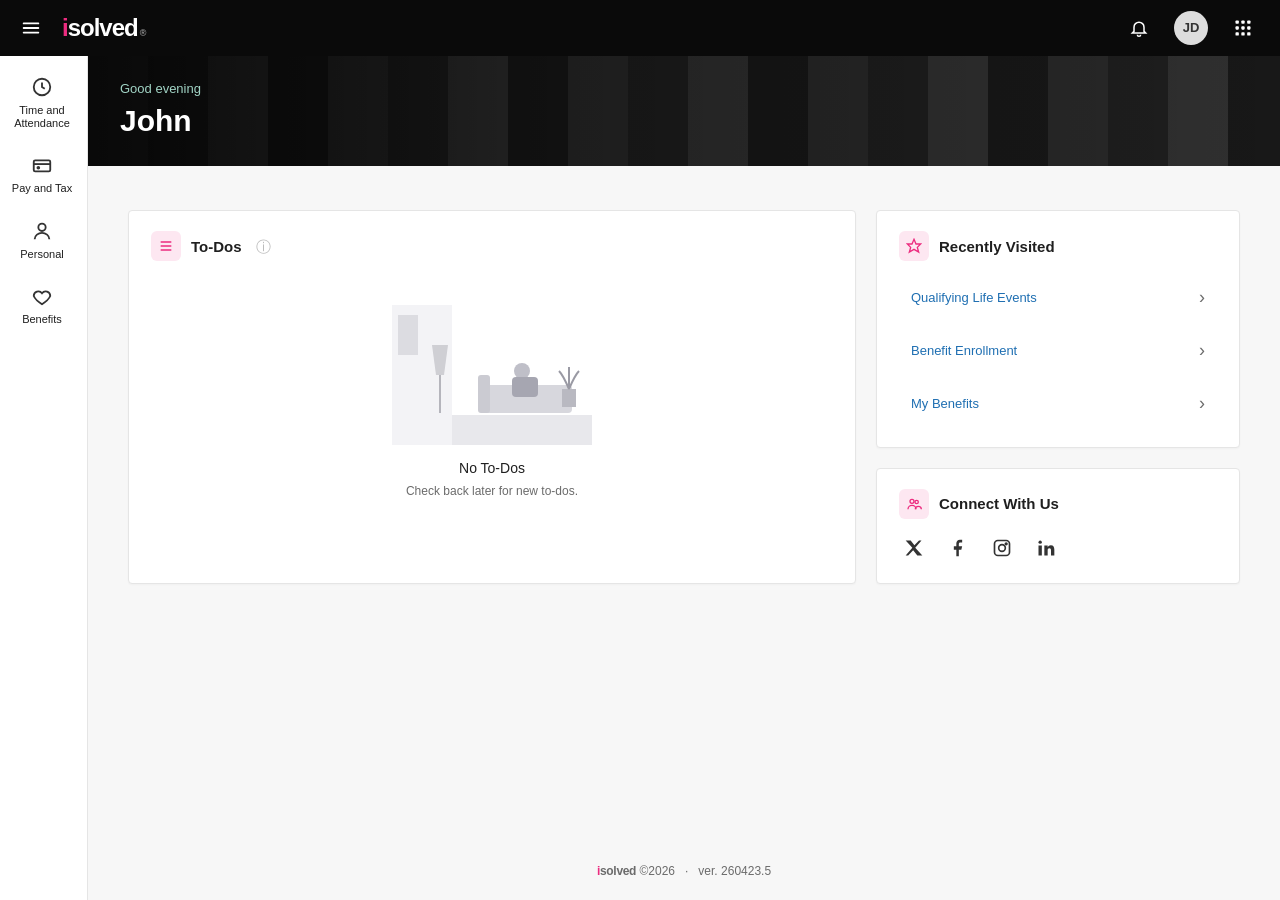
<file: index.html>
<!doctype html>
<html lang="en">
<head>
  <meta charset="utf-8" />
  <meta name="viewport" content="width=device-width, initial-scale=1" />
  <title>isolved &mdash; Home</title>
  <link rel="stylesheet" href="assets/css/style.css" />
</head>
<body data-page="home">

  <main class="main">
    <section class="hero">
      <div class="hero-text">
        <div class="greeting">Good evening</div>
        <div class="name">John</div>
      </div>
    </section>

    <div class="content">
      <div class="home-grid">
        <!-- To-Dos -->
        <div class="card">
          <h3>
            <span class="card-icon">
              <svg width="16" height="16" viewBox="0 0 24 24" fill="none" stroke="currentColor" stroke-width="2"><path d="M4 6h16M4 12h16M4 18h16"/></svg>
            </span>
            To-Dos
            <span style="color:#bbb;font-weight:normal;margin-left:4px">&#9432;</span>
          </h3>
          <div class="todo-empty">
            <svg viewBox="0 0 200 140" xmlns="http://www.w3.org/2000/svg" aria-hidden="true">
              <!-- Simple room illustration -->
              <rect x="0" y="110" width="200" height="30" fill="#e8e8ec"/>
              <rect x="0" y="0"   width="60"  height="140" fill="#f3f3f6"/>
              <rect x="6" y="10"  width="20"  height="40"  fill="#dcdce1"/>
              <!-- lamp -->
              <path d="M40 40 L56 40 L52 70 L44 70 Z" fill="#cfcfd4"/>
              <rect x="47" y="70" width="2" height="38" fill="#b5b5bc"/>
              <!-- sofa -->
              <rect x="90" y="80" width="90" height="28" rx="4" fill="#d7d7dd"/>
              <rect x="86" y="70" width="12" height="38" rx="3" fill="#cbcbd2"/>
              <!-- person -->
              <circle cx="130" cy="66" r="8" fill="#bfbfc8"/>
              <rect x="120" y="72" width="26" height="20" rx="4" fill="#a6a6b1"/>
              <!-- plant -->
              <rect x="170" y="84" width="14" height="18" fill="#b9b9c1"/>
              <path d="M177 84 q-6 -14 -10 -18 M177 84 q6 -14 10 -18 M177 84 v-22" stroke="#9a9aa4" stroke-width="2" fill="none"/>
            </svg>
            <div class="title">No To-Dos</div>
            <div class="sub">Check back later for new to-dos.</div>
          </div>
        </div>

        <!-- Side column -->
        <div style="display:flex; flex-direction:column; gap:20px">
          <div class="card">
            <h3>
              <span class="card-icon">
                <svg width="16" height="16" viewBox="0 0 24 24" fill="none" stroke="currentColor" stroke-width="2"><polygon points="12,2 15,9 22,9 17,14 19,21 12,17 5,21 7,14 2,9 9,9"/></svg>
              </span>
              Recently Visited
            </h3>
            <div class="recent-list">
              <a href="benefits/life-events.html">Qualifying Life Events</a>
              <a href="benefits/enrollment.html">Benefit Enrollment</a>
              <a href="benefits/benefits-summary.html">My Benefits</a>
            </div>
          </div>

          <div class="card">
            <h3>
              <span class="card-icon">
                <svg width="16" height="16" viewBox="0 0 24 24" fill="none" stroke="currentColor" stroke-width="2"><circle cx="9" cy="8" r="3"/><circle cx="16" cy="9" r="2.5"/><path d="M3 20c0-3.3 2.7-6 6-6s6 2.7 6 6"/><path d="M14 20c0-2.5 2-4.5 4.5-4.5s4.5 2 4.5 4.5"/></svg>
              </span>
              Connect With Us
            </h3>
            <div class="social-row">
              <a href="#" aria-label="X"><svg width="20" height="20" viewBox="0 0 24 24" fill="currentColor"><path d="M18 3h3l-7.5 8.6L22 21h-6l-5-6.3L5 21H2l8-9.2L2 3h6l4.5 5.8L18 3z"/></svg></a>
              <a href="#" aria-label="Facebook"><svg width="20" height="20" viewBox="0 0 24 24" fill="currentColor"><path d="M13 22v-8h3l1-4h-4V7.5c0-1.2.4-2 2-2h2V2.1C16.6 2 15.5 2 14.3 2 11.8 2 10 3.6 10 6.7V10H7v4h3v8z"/></svg></a>
              <a href="#" aria-label="Instagram"><svg width="20" height="20" viewBox="0 0 24 24" fill="none" stroke="currentColor" stroke-width="2"><rect x="3" y="3" width="18" height="18" rx="4"/><circle cx="12" cy="12" r="4"/><circle cx="17" cy="7" r="1" fill="currentColor"/></svg></a>
              <a href="#" aria-label="LinkedIn"><svg width="20" height="20" viewBox="0 0 24 24" fill="currentColor"><rect x="3" y="9" width="4" height="12"/><circle cx="5" cy="5" r="2"/><path d="M10 9h4v2c.7-1.3 2-2.3 3.8-2.3C21 8.7 22 11 22 14v7h-4v-6c0-1.5-.6-2.6-2-2.6s-2 1.1-2 2.6v6h-4z"/></svg></a>
            </div>
          </div>
        </div>
      </div>
    </div>

    <div class="footer">
      <span class="logo-mini"><span class="i">i</span>solved</span> &copy;2026 &nbsp; &middot; &nbsp; ver. 260423.5
    </div>
  </main>

  <script src="assets/js/layout.js"></script>
</body>
</html>
</file>
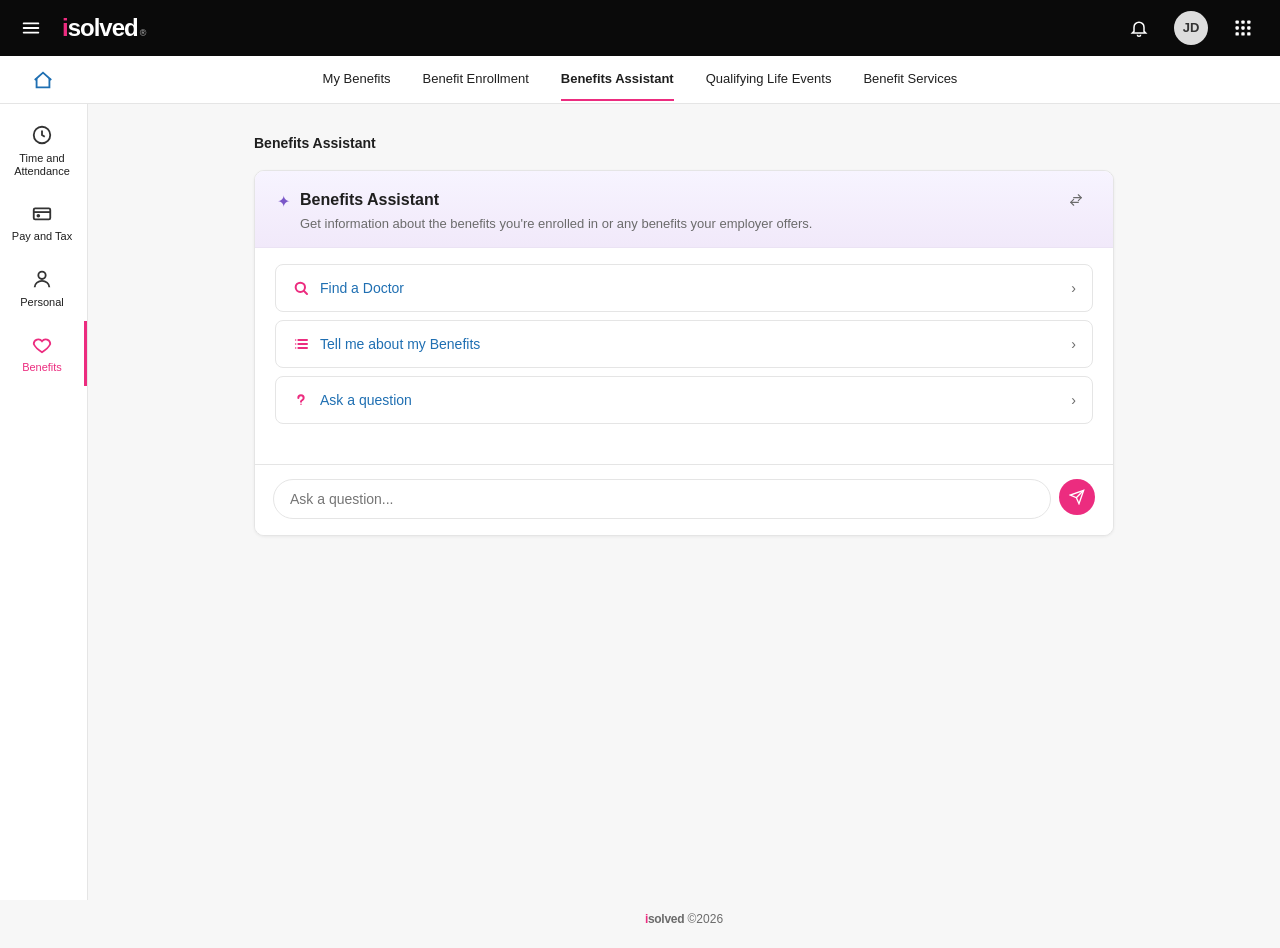
<file: benefits/assistant.html>
<!doctype html>
<html lang="en">
<head>
  <meta charset="utf-8" />
  <meta name="viewport" content="width=device-width, initial-scale=1" />
  <title>isolved &mdash; Benefits Assistant</title>
  <link rel="stylesheet" href="../assets/css/style.css" />
</head>
<body data-page="benefits-assistant">

  <main class="main">
    <div class="content">
     <div class="benefits-wrap">
      <div class="page-title">Benefits Assistant</div>

      <!-- chat.js renders the full-page chat experience into this container.
           The floating widget launcher is suppressed when this container is present. -->
      <div id="chat-fullpage" class="chat-fullpage-host"></div>
     </div>
    </div>

    <div class="footer">
      <span class="logo-mini"><span class="i">i</span>solved</span> &copy;2026
    </div>
  </main>

  <script src="../assets/js/layout.js"></script>
  <script src="../assets/js/chat-script.js"></script>
  <script src="../assets/js/chat.js"></script>
</body>
</html>
</file>
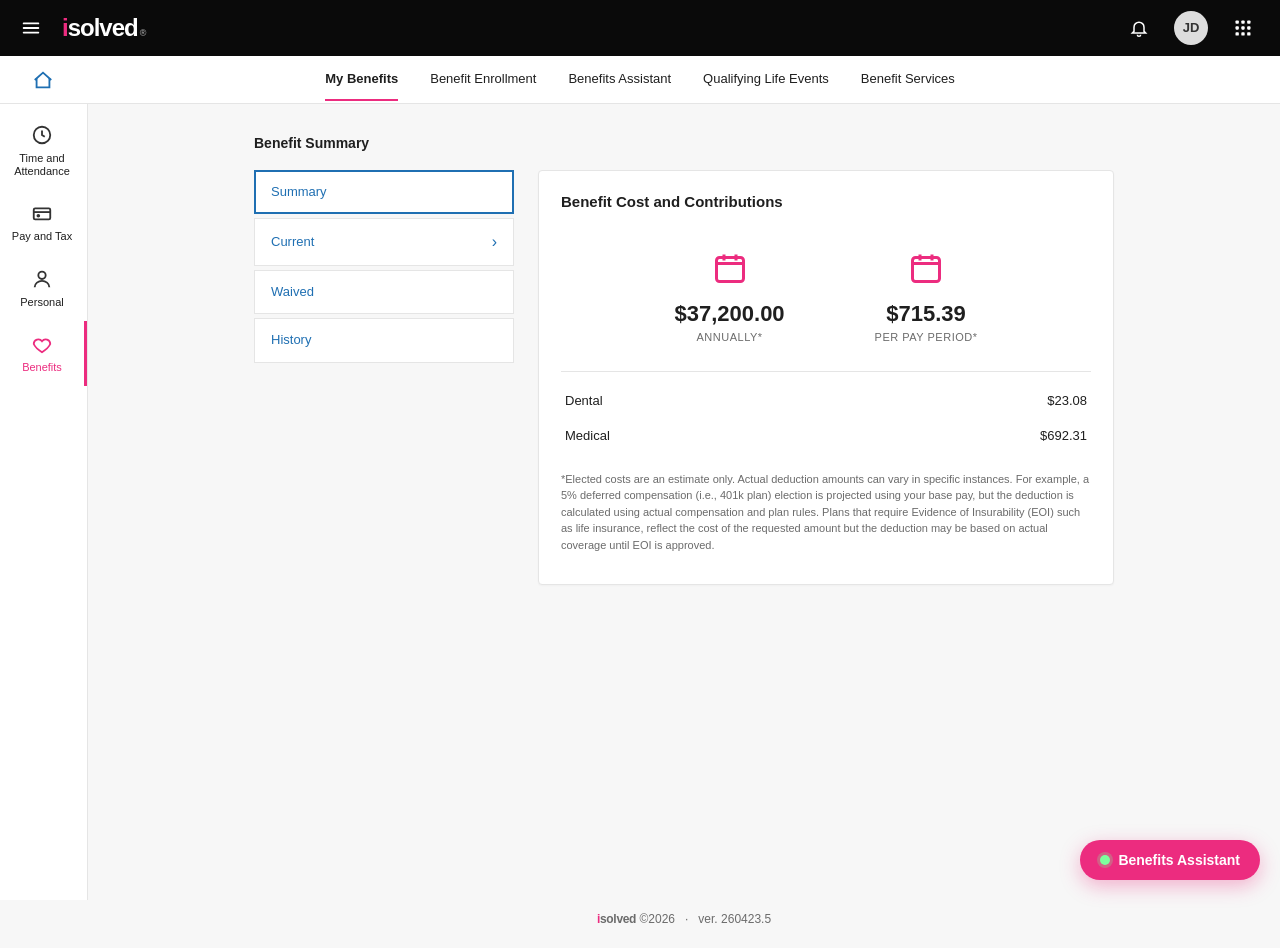
<file: benefits/benefits-summary.html>
<!doctype html>
<html lang="en">
<head>
  <meta charset="utf-8" />
  <meta name="viewport" content="width=device-width, initial-scale=1" />
  <title>isolved &mdash; My Benefits</title>
  <link rel="stylesheet" href="../assets/css/style.css" />
</head>
<body data-page="benefits-summary">

  <main class="main">
    <div class="content">
     <div class="benefits-wrap">
      <div class="page-title">Benefit Summary</div>

      <div class="bs-layout">
        <div class="bs-sidelist">
          <a href="#" class="active">Summary</a>
          <a href="#">Current <span class="chev">&rsaquo;</span></a>
          <a href="#">Waived</a>
          <a href="#">History</a>
        </div>

        <div class="card cost-card">
          <h3>Benefit Cost and Contributions</h3>
          <div class="cost-figs">
            <div class="cost-fig">
              <svg class="ico" viewBox="0 0 24 24" fill="none" stroke="currentColor" stroke-width="2"><rect x="3" y="5" width="18" height="16" rx="2"/><path d="M3 9h18"/><path d="M8 3v4M16 3v4"/></svg>
              <div class="val">$37,200.00</div>
              <div class="lbl">ANNUALLY*</div>
            </div>
            <div class="cost-fig">
              <svg class="ico" viewBox="0 0 24 24" fill="none" stroke="currentColor" stroke-width="2"><rect x="3" y="5" width="18" height="16" rx="2"/><path d="M3 9h18"/><path d="M8 3v4M16 3v4"/></svg>
              <div class="val">$715.39</div>
              <div class="lbl">PER PAY PERIOD*</div>
            </div>
          </div>
          <div class="cost-rows">
            <div class="row"><span>Dental</span><span>$23.08</span></div>
            <div class="row"><span>Medical</span><span>$692.31</span></div>
          </div>
          <p class="fine-print">
            *Elected costs are an estimate only. Actual deduction amounts can vary in specific instances. For example, a 5% deferred compensation (i.e., 401k plan) election is projected using your base pay, but the deduction is calculated using actual compensation and plan rules. Plans that require Evidence of Insurability (EOI) such as life insurance, reflect the cost of the requested amount but the deduction may be based on actual coverage until EOI is approved.
          </p>
        </div>
      </div>
     </div>
    </div>

    <div class="footer">
      <span class="logo-mini"><span class="i">i</span>solved</span> &copy;2026 &nbsp; &middot; &nbsp; ver. 260423.5
    </div>
  </main>

  <script src="../assets/js/layout.js"></script>
  <script src="../assets/js/chat-script.js"></script>
  <script src="../assets/js/chat.js"></script>
</body>
</html>
</file>
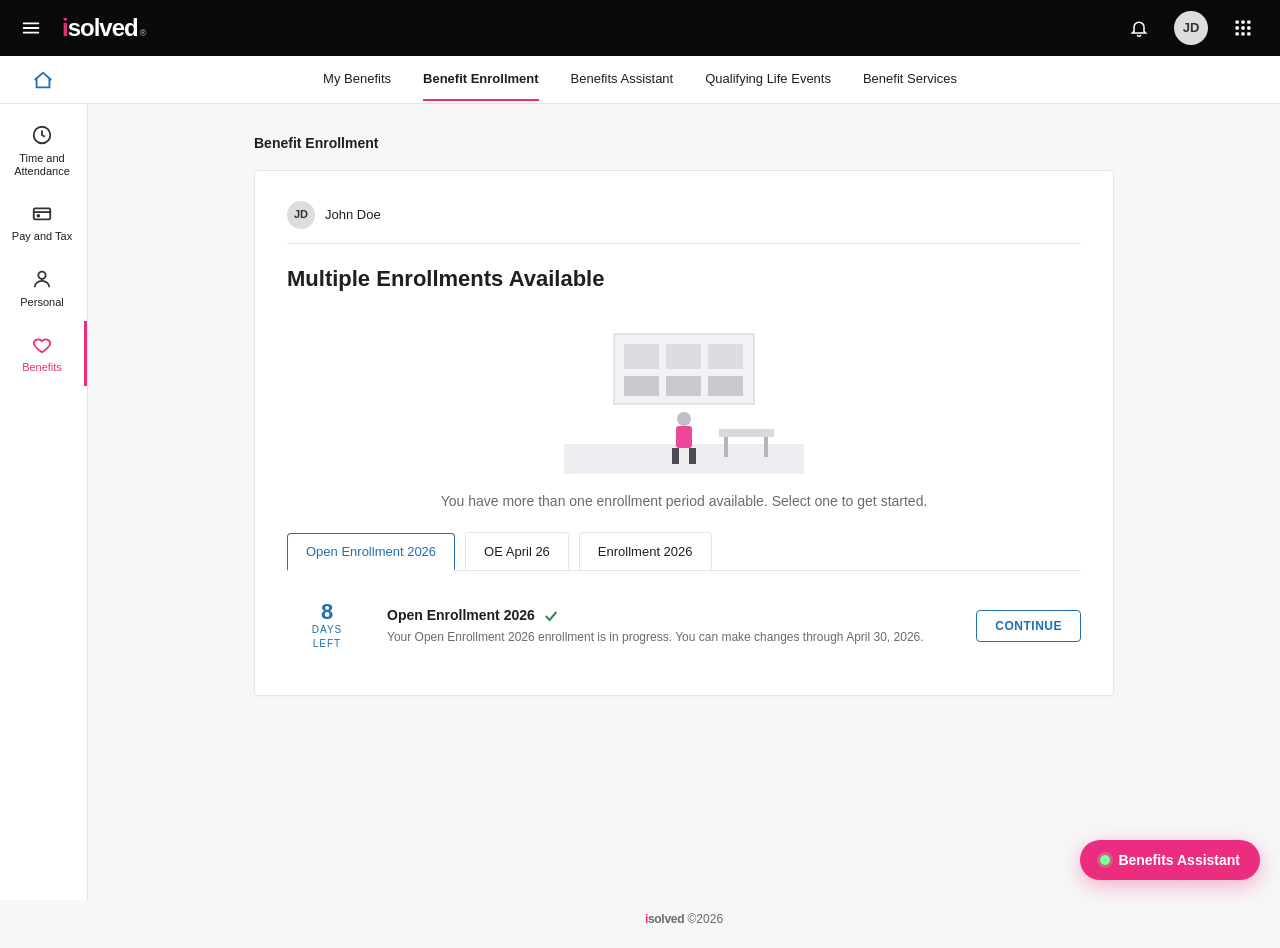
<file: benefits/enrollment.html>
<!doctype html>
<html lang="en">
<head>
  <meta charset="utf-8" />
  <meta name="viewport" content="width=device-width, initial-scale=1" />
  <title>isolved &mdash; Benefit Enrollment</title>
  <link rel="stylesheet" href="../assets/css/style.css" />
</head>
<body data-page="benefits-enrollment">

  <main class="main">
    <div class="content">
     <div class="benefits-wrap">
      <div class="page-title">Benefit Enrollment</div>

      <div class="card enrollment-card">
        <div class="enrollment-user">
          <div class="avatar" style="width:28px;height:28px;background:#ddd;color:#333;font-weight:700;border-radius:50%;display:inline-flex;align-items:center;justify-content:center;font-size:11px">JD</div>
          <span>John Doe</span>
        </div>

        <h2>Multiple Enrollments Available</h2>

        <div class="enrollment-illustration">
          <svg viewBox="0 0 240 160" xmlns="http://www.w3.org/2000/svg" aria-hidden="true">
            <rect x="0" y="130" width="240" height="30" fill="#eeeef2"/>
            <!-- board -->
            <rect x="50" y="20"  width="140" height="70" fill="#f2f2f6" stroke="#cfcfd6"/>
            <rect x="60" y="30"  width="35" height="25" fill="#dcdce3"/>
            <rect x="102" y="30" width="35" height="25" fill="#dcdce3"/>
            <rect x="144" y="30" width="35" height="25" fill="#dcdce3"/>
            <rect x="60" y="62"  width="35" height="20" fill="#c9c9d1"/>
            <rect x="102" y="62" width="35" height="20" fill="#c9c9d1"/>
            <rect x="144" y="62" width="35" height="20" fill="#c9c9d1"/>
            <!-- person -->
            <circle cx="120" cy="105" r="7" fill="#bfbfc8"/>
            <rect x="112" y="112" width="16" height="22" rx="3" fill="#ec4899"/>
            <rect x="108" y="134" width="7"  height="16" fill="#4b4b55"/>
            <rect x="125" y="134" width="7"  height="16" fill="#4b4b55"/>
            <!-- desk -->
            <rect x="155" y="115" width="55" height="8" fill="#d9d9e0"/>
            <rect x="160" y="123" width="4"  height="20" fill="#b5b5bd"/>
            <rect x="200" y="123" width="4"  height="20" fill="#b5b5bd"/>
          </svg>
        </div>

        <div class="enrollment-subtitle">You have more than one enrollment period available. Select one to get started.</div>

        <div class="enrollment-tabs">
          <button class="active">Open Enrollment 2026</button>
          <button>OE April 26</button>
          <button>Enrollment 2026</button>
        </div>

        <div class="enrollment-row">
          <div class="days-left">
            <div class="n">8</div>
            <div class="t">DAYS<br>LEFT</div>
          </div>
          <div class="enrollment-info">
            <div class="title">
              Open Enrollment 2026
              <svg class="check" viewBox="0 0 24 24" fill="none" stroke="currentColor" stroke-width="3"><polyline points="4,12 10,18 20,6"/></svg>
            </div>
            <div class="desc">Your Open Enrollment 2026 enrollment is in progress. You can make changes through April 30, 2026.</div>
          </div>
          <button class="btn-primary">CONTINUE</button>
        </div>
      </div>
     </div>
    </div>

    <div class="footer">
      <span class="logo-mini"><span class="i">i</span>solved</span> &copy;2026
    </div>
  </main>

  <script src="../assets/js/layout.js"></script>
  <script src="../assets/js/chat-script.js"></script>
  <script src="../assets/js/chat.js"></script>
</body>
</html>
</file>
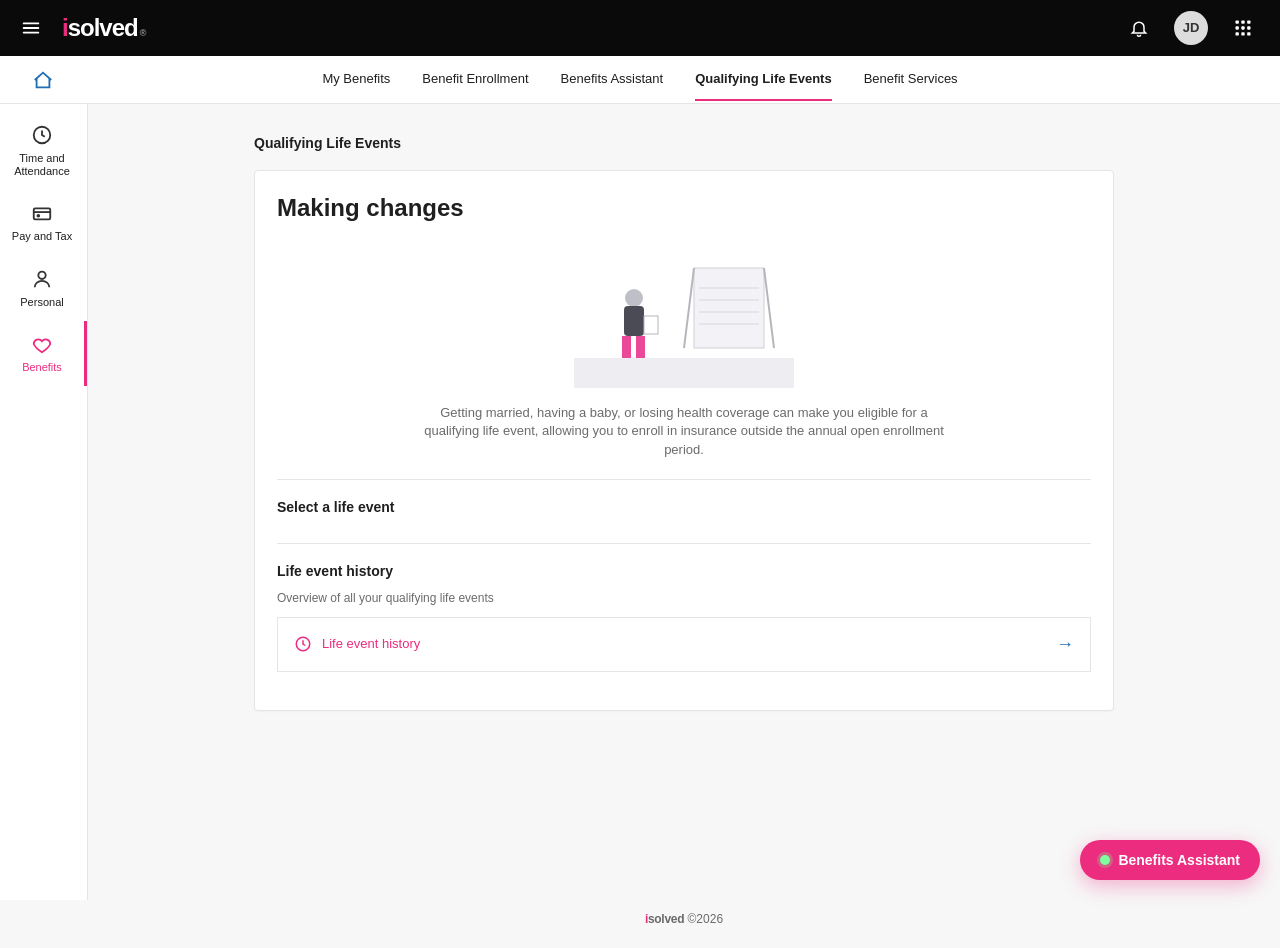
<file: benefits/life-events.html>
<!doctype html>
<html lang="en">
<head>
  <meta charset="utf-8" />
  <meta name="viewport" content="width=device-width, initial-scale=1" />
  <title>isolved &mdash; Qualifying Life Events</title>
  <link rel="stylesheet" href="../assets/css/style.css" />
</head>
<body data-page="benefits-life-events">

  <main class="main">
    <div class="content">
     <div class="benefits-wrap">
      <div class="page-title">Qualifying Life Events</div>

      <div class="card le-card">
        <h2>Making changes</h2>

        <div class="le-illustration">
          <svg viewBox="0 0 220 150" xmlns="http://www.w3.org/2000/svg" aria-hidden="true">
            <rect x="0" y="120" width="220" height="30" fill="#eeeef2"/>
            <!-- easel / calendar -->
            <rect x="120" y="30" width="70" height="80" fill="#f3f3f7" stroke="#cfcfd6"/>
            <path d="M125 50 h60 M125 62 h60 M125 74 h60 M125 86 h60" stroke="#d5d5dc"/>
            <path d="M110 110 l10 -80 M200 110 l-10 -80" stroke="#b5b5bc" stroke-width="2"/>
            <!-- person -->
            <circle cx="60" cy="60" r="9" fill="#bfbfc8"/>
            <rect x="50" y="68" width="20" height="30" rx="4" fill="#4b4b55"/>
            <rect x="48" y="98" width="9" height="22" fill="#ec4899"/>
            <rect x="62" y="98" width="9" height="22" fill="#ec4899"/>
            <!-- clipboard in hand -->
            <rect x="70" y="78" width="14" height="18" fill="#fff" stroke="#b5b5bc"/>
          </svg>
        </div>

        <p class="le-blurb">
          Getting married, having a baby, or losing health coverage can make you eligible for a qualifying life event, allowing you to enroll in insurance outside the annual open enrollment period.
        </p>

        <div class="le-section">
          <h4>Select a life event</h4>
        </div>

        <div class="le-section">
          <h4>Life event history</h4>
          <div class="sub">Overview of all your qualifying life events</div>
          <a class="le-history-link" href="#">
            <span class="l">
              <svg width="18" height="18" viewBox="0 0 24 24" fill="none" stroke="currentColor" stroke-width="2"><circle cx="12" cy="12" r="9"/><path d="M12 7v5l3 2"/></svg>
              Life event history
            </span>
            <span class="arrow">&rarr;</span>
          </a>
        </div>
      </div>
     </div>
    </div>

    <div class="footer">
      <span class="logo-mini"><span class="i">i</span>solved</span> &copy;2026
    </div>
  </main>

  <script src="../assets/js/layout.js"></script>
  <script src="../assets/js/chat-script.js"></script>
  <script src="../assets/js/chat.js"></script>
</body>
</html>
</file>
<file: assets/css/style.css>
/* ============================================================
   isolved + Nayya Intelligence demo
   Shared styles: header, side nav, layout, cards, chat widget
   ============================================================ */

:root {
  --isolved-pink: #EC2C7F;
  --isolved-pink-light: #FDE7F1;
  --header-bg: #0A0A0A;
  --page-bg: #F7F7F7;
  --card-bg: #FFFFFF;
  --border: #E5E5E5;
  --text: #1F1F1F;
  --text-muted: #6B6B6B;
  --link: #1F6FB2;
  --sidenav-w: 88px;
}

* { box-sizing: border-box; }

html, body {
  margin: 0;
  padding: 0;
  font-family: -apple-system, BlinkMacSystemFont, "Segoe UI", Roboto, "Helvetica Neue", Arial, sans-serif;
  color: var(--text);
  background: var(--page-bg);
  font-size: 14px;
  line-height: 1.4;
}

a { color: var(--link); text-decoration: none; }
a:hover { text-decoration: underline; }

button { font-family: inherit; cursor: pointer; }

/* ---------------- Top header ---------------- */
.topbar {
  position: fixed;
  top: 0; left: 0; right: 0;
  height: 56px;
  background: var(--header-bg);
  display: flex;
  align-items: center;
  padding: 0 20px;
  z-index: 1000;
  color: #fff;
}
.topbar .hamburger {
  background: transparent;
  border: 0;
  color: #fff;
  padding: 6px 14px 6px 0;
  margin-right: 6px;
  cursor: pointer;
  line-height: 1;
  display: inline-flex;
  align-items: center;
}
.topbar .logo {
  font-weight: 800;
  font-size: 24px;
  letter-spacing: -1px;
  display: inline-flex;
  align-items: baseline;
}
.topbar .logo .i { color: var(--isolved-pink); }
.topbar .logo .rest { color: #fff; }
.topbar .logo sup { font-size: 9px; margin-left: 2px; color: #bbb; font-weight: 400; }

.topbar .right {
  margin-left: auto;
  display: flex;
  align-items: center;
  gap: 18px;
}
.topbar .icon-btn {
  background: transparent; border: 0; color: #fff;
  width: 34px; height: 34px; display: inline-flex;
  align-items: center; justify-content: center;
  border-radius: 50%;
}
.topbar .icon-btn:hover { background: rgba(255,255,255,0.12); }
.topbar .avatar {
  width: 34px; height: 34px; border-radius: 50%;
  background: #ddd; color: #333; font-weight: 700; font-size: 13px;
  display: inline-flex; align-items: center; justify-content: center;
}

/* ---------------- Side nav (left rail) ---------------- */
.sidenav {
  position: fixed;
  top: 56px; left: 0; bottom: 0;
  width: var(--sidenav-w);
  background: #fff;
  border-right: 1px solid var(--border);
  padding-top: 8px;
  z-index: 900;
  overflow-y: auto;
}
.sidenav .nav-item {
  display: flex;
  flex-direction: column;
  align-items: center;
  justify-content: center;
  text-align: center;
  padding: 12px 6px;
  color: var(--text);
  font-size: 11px;
  line-height: 1.2;
  gap: 6px;
  border-right: 3px solid transparent;
  cursor: pointer;
  text-decoration: none;
}
.sidenav .nav-item svg { width: 22px; height: 22px; }
.sidenav .nav-item:hover { background: #fafafa; text-decoration: none; }
.sidenav .nav-item.active {
  color: var(--isolved-pink);
  border-right-color: var(--isolved-pink);
  background: #fff;
}
.sidenav .nav-item.active svg path,
.sidenav .nav-item.active svg circle,
.sidenav .nav-item.active svg rect { stroke: var(--isolved-pink); }

/* ---------------- Flyout menu (adjacent to primary sidenav) ---------------- */
.flyout {
  position: fixed;
  top: 56px;
  left: var(--sidenav-w);
  bottom: 0;
  width: 230px;
  background: #fff;
  border-right: 1px solid var(--border);
  box-shadow: 4px 0 10px rgba(0,0,0,0.05);
  padding: 26px 0;
  z-index: 950;
  visibility: hidden;
  opacity: 0;
  transition: opacity .15s ease;
}
.flyout.open { visibility: visible; opacity: 1; }
.flyout a {
  display: block;
  padding: 10px 24px;
  color: var(--text);
  font-size: 13px;
  text-decoration: none;
}
.flyout a:hover { background: #f5f5f5; text-decoration: none; }

/* Invisible click-catcher so clicking elsewhere closes the flyout.
   No dimming \u2014 the primary nav + page content must stay visible. */
.scrim {
  position: fixed;
  inset: 56px 0 0 0;
  background: transparent;
  z-index: 940;
  display: none;
}
.scrim.open { display: block; }

/* ---------------- Main layout ---------------- */
.main {
  margin-left: var(--sidenav-w);
  margin-top: 56px;
  padding: 0;
  min-height: calc(100vh - 56px);
  display: flex;
  flex-direction: column;
}

/* Benefits sub-nav: fixed full-width bar below the topbar.
   Home icon pinned to the far left; tabs centered. */
.subnav {
  position: fixed;
  top: 56px;
  left: 0;
  right: 0;
  height: 48px;
  background: #fff;
  border-bottom: 1px solid var(--border);
  z-index: 950;
  display: flex;
  align-items: center;
  padding: 0;
}
.subnav .home-link {
  position: absolute;
  left: 32px;
  top: 50%;
  transform: translateY(-50%);
  color: var(--link);
  display: inline-flex;
  align-items: center;
}
.subnav .home-link svg { width: 22px; height: 22px; }
.subnav .home-link:hover { color: var(--link); text-decoration: none; }
.subnav .subnav-tabs {
  margin: 0 auto;
  display: flex;
  align-items: center;
  gap: 32px;
  height: 100%;
}
.subnav a.tab {
  color: var(--text);
  font-size: 13px;
  padding: 14px 0;
  border-bottom: 2px solid transparent;
  text-decoration: none;
  line-height: 1;
}
.subnav a.tab:hover { text-decoration: none; color: var(--isolved-pink); }
.subnav a.tab.active {
  color: var(--text);
  border-bottom-color: var(--isolved-pink);
  font-weight: 600;
}

/* Push sidebar, main, and flyout down to make room for the subnav. */
body.has-subnav .sidenav { top: 104px; }
body.has-subnav .flyout  { top: 104px; }
body.has-subnav .scrim   { inset: 104px 0 0 0; }
body.has-subnav .main    { margin-top: 104px; }

/* Content area */
.content {
  flex: 1;
  padding: 24px 32px 48px;
  max-width: 100%;
}

/* Benefits pages share a consistent content width so Benefits Summary,
   Benefit Enrollment, and Qualifying Life Events all line up. */
.benefits-wrap {
  max-width: 860px;
  margin: 0 auto;
}

/* Footer */
.footer {
  text-align: center;
  padding: 24px 12px 20px;
  color: var(--text-muted);
  font-size: 12px;
}
.footer .logo-mini {
  font-weight: 800;
  letter-spacing: -0.3px;
}
.footer .logo-mini .i { color: var(--isolved-pink); }

/* ---------------- Home page ---------------- */
.hero {
  position: relative;
  height: 110px;
  margin: 0 0 20px;
  background: #2a2a2a;
  overflow: hidden;
  display: flex;
  align-items: center;
  padding: 0 32px;
}
.hero::before {
  content: "";
  position: absolute;
  inset: 0;
  background:
    linear-gradient(90deg, rgba(0,0,0,0.85) 0%, rgba(0,0,0,0.5) 40%, rgba(0,0,0,0.3) 100%),
    repeating-linear-gradient(90deg,
      #3a3a3a 0 60px, #2b2b2b 60px 120px, #444 120px 180px, #222 180px 240px);
  filter: grayscale(1);
}
.hero-text { position: relative; color: #fff; }
.hero-text .greeting { font-size: 13px; color: #a2d5c6; margin-bottom: 2px; }
.hero-text .name { font-size: 30px; font-weight: 700; }

.home-grid {
  display: grid;
  grid-template-columns: 2fr 1fr;
  gap: 20px;
  padding: 0 8px;
}
@media (max-width: 900px) {
  .home-grid { grid-template-columns: 1fr; }
}

.card {
  background: var(--card-bg);
  border: 1px solid var(--border);
  border-radius: 4px;
  padding: 20px 22px;
  box-shadow: 0 1px 2px rgba(0,0,0,0.03);
}
.card h3 {
  margin: 0 0 14px;
  font-size: 15px;
  display: flex;
  align-items: center;
  gap: 10px;
}
.card .card-icon {
  width: 30px; height: 30px;
  border-radius: 6px;
  background: var(--isolved-pink-light);
  display: inline-flex; align-items: center; justify-content: center;
  color: var(--isolved-pink);
}

.todo-empty {
  display: flex;
  flex-direction: column;
  align-items: center;
  padding: 30px 0 10px;
  color: var(--text-muted);
}
.todo-empty svg { width: 200px; height: 140px; margin-bottom: 14px; }
.todo-empty .title { color: var(--text); font-size: 14px; margin-bottom: 4px; }
.todo-empty .sub { font-size: 12px; }

.recent-list { display: flex; flex-direction: column; gap: 8px; }
.recent-list a {
  display: flex;
  align-items: center;
  justify-content: space-between;
  padding: 10px 12px;
  border-radius: 6px;
  color: var(--link);
  font-size: 13px;
  text-decoration: none;
}
.recent-list a:hover { background: #fafafa; text-decoration: none; }
.recent-list a::after { content: "›"; color: var(--text-muted); font-size: 18px; }

.social-row { display: flex; gap: 14px; margin-top: 6px; }
.social-row a {
  width: 30px; height: 30px;
  display: inline-flex; align-items: center; justify-content: center;
  color: #333;
}

/* ---------------- Benefits Summary page ---------------- */
.page-title {
  font-size: 14px;
  color: var(--text);
  margin: 6px 0 16px;
  font-weight: 600;
}
.bs-layout {
  display: grid;
  grid-template-columns: 260px 1fr;
  gap: 24px;
}
@media (max-width: 800px) {
  .bs-layout { grid-template-columns: 1fr; }
}

/* Individual sharp-cornered rectangles stacked with small gaps.
   Active item gets a distinctive 2px blue border. */
.bs-sidelist {
  display: flex;
  flex-direction: column;
  gap: 4px;
}
.bs-sidelist a {
  padding: 12px 16px;
  border: 1px solid var(--border);
  border-radius: 0;
  background: #fff;
  color: var(--link);
  display: flex; justify-content: space-between; align-items: center;
  text-decoration: none;
  font-size: 13px;
}
.bs-sidelist a:hover { background: #fafafa; }
.bs-sidelist a.active {
  border: 2px solid var(--link);
  padding: 11px 15px; /* compensate for +1px border */
}
.bs-sidelist a .chev { color: var(--link); font-size: 16px; }

.cost-card h3 { font-size: 15px; margin-bottom: 18px; }
.cost-figs {
  display: flex; gap: 90px; justify-content: center;
  padding: 20px 0 10px;
}
.cost-fig { text-align: center; }
.cost-fig .ico {
  width: 36px; height: 36px;
  color: var(--isolved-pink);
  margin: 0 auto 8px;
}
.cost-fig .val { font-size: 22px; font-weight: 700; }
.cost-fig .lbl { font-size: 11px; color: var(--text-muted); letter-spacing: 0.5px; }
.cost-rows {
  border-top: 1px solid var(--border);
  margin-top: 16px;
  padding-top: 12px;
}
.cost-rows .row {
  display: flex; justify-content: space-between;
  padding: 8px 4px;
  font-size: 13px;
}
.fine-print {
  color: var(--text-muted);
  font-size: 11px;
  line-height: 1.5;
  margin-top: 18px;
}

/* ---------------- Enrollment page ---------------- */
.enrollment-card { padding: 30px 32px; }
.enrollment-card h2 { font-size: 22px; margin: 12px 0 20px; }
.enrollment-user {
  display: flex; align-items: center; gap: 10px;
  padding-bottom: 14px; border-bottom: 1px solid var(--border);
  margin-bottom: 20px;
  font-size: 13px;
}
.enrollment-illustration {
  display: flex; justify-content: center;
  margin: 10px 0 18px;
}
.enrollment-illustration svg { width: 240px; height: 160px; }
.enrollment-subtitle {
  text-align: center; color: var(--text-muted); margin-bottom: 20px;
}
.enrollment-tabs {
  display: flex; gap: 10px; flex-wrap: wrap;
  border-bottom: 1px solid var(--border);
  margin-bottom: 16px;
}
.enrollment-tabs button {
  background: #fff;
  border: 1px solid var(--border);
  border-bottom: none;
  padding: 10px 18px;
  font-size: 13px;
  border-radius: 4px 4px 0 0;
  color: var(--text);
}
.enrollment-tabs button.active {
  color: var(--link);
  border-color: var(--link);
  border-bottom: 2px solid var(--card-bg);
  position: relative; top: 1px;
}
.enrollment-row {
  display: grid;
  grid-template-columns: 80px 1fr auto;
  gap: 20px;
  align-items: center;
  padding: 14px 0;
}
.days-left {
  text-align: center;
  color: var(--link);
}
.days-left .n { font-size: 22px; font-weight: 800; line-height: 1; }
.days-left .t { font-size: 10px; letter-spacing: 1px; }
.enrollment-info .title {
  font-weight: 700; margin-bottom: 4px;
  display: flex; align-items: center; gap: 8px;
}
.enrollment-info .check {
  width: 16px; height: 16px; color: #2e8b57;
}
.enrollment-info .desc { font-size: 12px; color: var(--text-muted); }
.btn-primary {
  background: #fff;
  border: 1px solid var(--link);
  color: var(--link);
  padding: 8px 18px;
  border-radius: 4px;
  font-weight: 600;
  letter-spacing: 0.5px;
  font-size: 12px;
}
.btn-primary:hover { background: var(--link); color: #fff; }

/* ---------------- Life Events page ---------------- */
.le-card h2 { font-size: 24px; margin: 0 0 14px; }
.le-illustration {
  display: flex; justify-content: center;
  margin: 8px 0 16px;
}
.le-illustration svg { width: 220px; height: 150px; }
.le-blurb {
  text-align: center; color: var(--text-muted);
  max-width: 520px; margin: 0 auto 20px;
  font-size: 13px;
}
.le-section {
  border-top: 1px solid var(--border);
  padding: 18px 0;
}
.le-section h4 { margin: 0 0 8px; font-size: 14px; }
.le-section .sub { color: var(--text-muted); font-size: 12px; margin-bottom: 10px; }
.le-history-link {
  display: flex; align-items: center; justify-content: space-between;
  padding: 14px 16px;
  border: 1px solid var(--border);
  border-radius: 0;
  color: var(--text);
  text-decoration: none;
  font-size: 13px;
}
.le-history-link:hover { background: #fafafa; text-decoration: none; }
.le-history-link .l { display: flex; align-items: center; gap: 10px; color: var(--isolved-pink); }
.le-history-link .arrow { color: var(--link); font-size: 18px; }

/* =============================================================
   Chat widget
   ============================================================= */
.chat-launcher {
  position: fixed;
  right: 20px;
  bottom: 20px;
  z-index: 1100;
  background: var(--isolved-pink);
  color: #fff;
  border: none;
  border-radius: 28px;
  padding: 12px 20px;
  font-size: 14px;
  font-weight: 600;
  display: inline-flex;
  align-items: center;
  gap: 8px;
  box-shadow: 0 6px 20px rgba(236,44,127,0.35);
}
.chat-launcher:hover { filter: brightness(1.05); }
.chat-launcher .dot {
  width: 10px; height: 10px; border-radius: 50%;
  background: #7dff9d; box-shadow: 0 0 0 3px rgba(125,255,157,0.25);
}

.chat-panel {
  position: fixed;
  right: 20px;
  bottom: 20px;
  width: 360px;
  max-height: min(620px, calc(100vh - 80px));
  background: #fff;
  border-radius: 12px;
  box-shadow: 0 18px 40px rgba(0,0,0,0.18);
  display: flex;
  flex-direction: column;
  z-index: 1100;
  overflow: hidden;
  border: 1px solid var(--border);
}
.chat-header {
  background: linear-gradient(180deg, #F7F4FF 0%, #F1E9FA 100%);
  padding: 14px 16px 10px;
  display: flex;
  align-items: flex-start;
  gap: 10px;
  border-bottom: 1px solid #EBE3F4;
}
.chat-header .sparkle {
  color: #7a57c8;
  font-size: 16px;
  margin-top: 2px;
}
.chat-header .title { font-weight: 700; font-size: 14px; margin-bottom: 4px; }
.chat-header .blurb { font-size: 11.5px; color: var(--text-muted); line-height: 1.4; }
.chat-header .controls {
  margin-left: auto;
  display: flex;
  gap: 2px;
}
.chat-header .skin-toggle,
.chat-header .close {
  background: transparent; border: 0;
  color: var(--text-muted);
  line-height: 1;
  padding: 4px 8px;
  display: inline-flex;
  align-items: center;
  justify-content: center;
}
.chat-header .skin-toggle { font-size: 13px; }
.chat-header .close { font-size: 18px; }
.chat-header .skin-toggle:hover,
.chat-header .close:hover { color: var(--text); }

.chat-intro {
  padding: 12px 14px 6px;
  display: flex;
  flex-direction: column;
  gap: 8px;
  background: #fff;
}
.chat-intro .suggestion {
  display: flex;
  align-items: center;
  justify-content: space-between;
  padding: 12px 14px;
  border: 1px solid var(--border);
  border-radius: 8px;
  background: #fff;
  color: var(--text);
  font-size: 13px;
  text-align: left;
  width: 100%;
}
.chat-intro .suggestion:hover { background: #fafafa; }
.chat-intro .suggestion .lhs { display: flex; align-items: center; gap: 10px; color: var(--link); }
.chat-intro .suggestion .sicon {
  display: inline-flex;
  align-items: center;
  justify-content: center;
  width: 18px;
  height: 18px;
  color: var(--isolved-pink);
}
.chat-intro .suggestion .sicon svg {
  stroke-width: 3;
  stroke-linecap: round;
  stroke-linejoin: round;
}
.chat-intro .suggestion .chev { color: var(--text-muted); }

.chat-messages {
  flex: 1;
  overflow-y: auto;
  padding: 10px 14px 8px;
  display: flex;
  flex-direction: column;
  gap: 8px;
  background: #fff;
}
.msg {
  max-width: 82%;
  padding: 9px 12px;
  border-radius: 14px;
  font-size: 13px;
  line-height: 1.4;
  word-wrap: break-word;
  white-space: pre-wrap;
}
.msg.user {
  align-self: flex-end;
  background: var(--isolved-pink);
  color: #fff;
  border-bottom-right-radius: 4px;
}
.msg.bot {
  align-self: flex-start;
  background: #F2F2F5;
  color: var(--text);
  border-bottom-left-radius: 4px;
}
.msg.typing {
  background: #F2F2F5;
  display: inline-flex;
  gap: 4px;
  padding: 12px 14px;
}
.msg.typing span {
  width: 6px; height: 6px; border-radius: 50%;
  background: #9a9aa3;
  animation: bounce 1.2s infinite;
}
.msg.typing span:nth-child(2) { animation-delay: .15s; }
.msg.typing span:nth-child(3) { animation-delay: .3s; }
@keyframes bounce {
  0%, 60%, 100% { transform: translateY(0); opacity: .4; }
  30%          { transform: translateY(-4px); opacity: 1; }
}

.chat-input {
  display: flex;
  gap: 8px;
  padding: 10px 12px 12px;
  border-top: 1px solid var(--border);
  background: #fff;
}
.chat-input input {
  flex: 1;
  border: 1px solid var(--border);
  border-radius: 20px;
  padding: 9px 14px;
  font-size: 13px;
  outline: none;
}
.chat-input input:focus { border-color: var(--isolved-pink); }
.chat-input button {
  background: var(--isolved-pink);
  border: none;
  color: #fff;
  border-radius: 50%;
  width: 36px; height: 36px;
  display: inline-flex; align-items: center; justify-content: center;
}
.chat-input button:disabled { opacity: .5; cursor: not-allowed; }

@media (max-width: 500px) {
  .chat-panel {
    right: 8px; left: 8px;
    width: auto;
    max-height: calc(100vh - 80px);
  }
}

/* =============================================================
   Chat widget — Titan skin (activated via ?embedded query param)
   Same floating-panel dimensions as the default widget; internal
   layout adapts to the start (welcome + grid) and conversation
   (messages + bottom input) states. Colors re-skinned to the
   parent isolved palette (pink accent, dark neutrals).
   ============================================================= */
.chat-panel-titan {
  background: #fff;
  padding: 14px 16px 14px;
  gap: 0;
}
.chat-panel-titan .titan-controls {
  display: flex;
  justify-content: flex-end;
  gap: 2px;
  margin-bottom: 4px;
}
.chat-panel-titan .titan-controls button {
  background: transparent;
  border: 0;
  color: var(--text-muted);
  width: 28px; height: 28px;
  border-radius: 50%;
  display: inline-flex; align-items: center; justify-content: center;
  padding: 0;
}
.chat-panel-titan .titan-controls .close { font-size: 20px; }
.chat-panel-titan .titan-controls button:hover {
  background: #F2F2F5;
  color: var(--text);
}

.chat-panel-titan .titan-welcome {
  text-align: center;
  padding: 8px 4px 14px;
}
.chat-panel-titan .titan-welcome h2 {
  margin: 0 0 8px;
  font-size: 19px;
  font-weight: 700;
  line-height: 1.25;
  color: var(--text);
}
.chat-panel-titan .titan-welcome p {
  margin: 0;
  font-size: 12px;
  color: var(--text-muted);
  line-height: 1.5;
}

.chat-panel-titan .titan-input {
  display: flex;
  align-items: center;
  gap: 6px;
  border: 1px solid var(--border);
  border-radius: 24px;
  padding: 3px 4px 3px 14px;
  background: #fff;
  margin: 6px 0 12px;
}
.chat-panel-titan .titan-input input {
  flex: 1;
  border: none;
  outline: none;
  background: transparent;
  font-size: 13px;
  padding: 9px 0;
  font-family: inherit;
  color: var(--text);
}
.chat-panel-titan .titan-input button {
  background: var(--isolved-pink);
  border: none;
  color: #fff;
  width: 32px; height: 32px;
  border-radius: 50%;
  display: inline-flex; align-items: center; justify-content: center;
  flex-shrink: 0;
}
.chat-panel-titan .titan-input button:hover { filter: brightness(1.05); }

.chat-panel-titan .titan-suggestions {
  display: grid;
  grid-template-columns: 1fr;
  gap: 8px;
  margin-bottom: 10px;
}
.chat-panel-titan .titan-suggestion {
  text-align: left;
  background: var(--isolved-pink-light);
  border: none;
  border-radius: 8px;
  padding: 12px 14px;
  font-size: 13px;
  font-weight: 600;
  color: var(--text);
  line-height: 1.35;
  cursor: pointer;
  font-family: inherit;
}
.chat-panel-titan .titan-suggestion:hover {
  background: #fbd6e6;
}

/* Started (conversation) state: hide welcome + suggestions, show messages,
   pin input to bottom. */
.chat-panel-titan .titan-messages {
  display: none;
  flex-direction: column;
  gap: 14px;
  flex: 1;
  overflow-y: auto;
  padding: 4px 2px 6px;
}
.chat-panel-titan.started .titan-welcome,
.chat-panel-titan.started .titan-suggestions { display: none; }
.chat-panel-titan.started .titan-messages { display: flex; }
.chat-panel-titan.started .titan-input { margin-top: auto; margin-bottom: 4px; }

/* Titan message styles */
.chat-panel-titan .msg {
  max-width: 100%;
  padding: 0;
  border-radius: 0;
  background: transparent;
  white-space: normal;
}
.chat-panel-titan .msg.user {
  align-self: flex-end;
  background: #E7E7E9;
  color: var(--text);
  padding: 8px 14px;
  border-radius: 14px;
  max-width: 82%;
  font-size: 13px;
}
.chat-panel-titan .msg.titan-bot {
  align-self: flex-start;
  display: flex;
  gap: 10px;
  align-items: flex-start;
  max-width: 100%;
}
.chat-panel-titan .msg.titan-bot .avatar {
  flex: 0 0 24px;
  width: 24px; height: 24px;
  border-radius: 50%;
  background: var(--isolved-pink);
  color: #fff;
  display: inline-flex;
  align-items: center;
  justify-content: center;
  font-size: 12px;
  line-height: 1;
}
.chat-panel-titan .msg.titan-bot .text {
  white-space: pre-wrap;
  font-size: 13px;
  line-height: 1.5;
  color: var(--text);
  padding-top: 2px;
}
.chat-panel-titan .msg.typing.titan-bot .text {
  display: inline-flex;
  gap: 4px;
  padding: 8px 0 0;
}
.chat-panel-titan .msg.typing.titan-bot .text .dot {
  width: 6px; height: 6px; border-radius: 50%;
  background: #9a9aa3;
  animation: bounce 1.2s infinite;
}
.chat-panel-titan .msg.typing.titan-bot .text .dot:nth-child(2) { animation-delay: .15s; }
.chat-panel-titan .msg.typing.titan-bot .text .dot:nth-child(3) { animation-delay: .3s; }

/* Narrow panel: shrink the heading a touch */
@media (max-width: 400px) {
  .chat-panel-titan .titan-welcome h2 { font-size: 17px; }
}

/* =============================================================
   Chat — Fullpage mode (Benefits Assistant page)
   The chat renders inline into #chat-fullpage instead of floating.
   Both skins share the host sizing; each skin customizes internals.
   ============================================================= */
.chat-fullpage-host {
  display: block;
  width: 100%;
}

/* Fullpage panel: drop fixed positioning, size to content so the page itself
   scrolls when the conversation grows. Avoid fixed heights so the welcome
   state and the conversation state both remain fully reachable. */
.chat-panel.chat-fullpage {
  position: static;
  right: auto;
  bottom: auto;
  width: 100%;
  max-height: none;
  height: auto;
  min-height: 0;
  border-radius: 10px;
  box-shadow: 0 1px 3px rgba(0,0,0,0.06);
  border: 1px solid var(--border);
}
/* Let inner flex regions expand naturally — no internal scrollbars fighting
   the page scroll. */
.chat-panel.chat-fullpage .chat-messages,
.chat-panel-titan.chat-fullpage .titan-messages {
  overflow: visible;
  flex: 0 0 auto;
}

/* Default skin, fullpage: scale up the widget layout. */
.chat-panel.chat-fullpage:not(.chat-panel-titan) .chat-header {
  padding: 18px 22px 14px;
}
.chat-panel.chat-fullpage:not(.chat-panel-titan) .chat-header .title {
  font-size: 16px;
}
.chat-panel.chat-fullpage:not(.chat-panel-titan) .chat-header .blurb {
  font-size: 13px;
}
.chat-panel.chat-fullpage:not(.chat-panel-titan) .chat-intro {
  padding: 16px 20px 8px;
}
.chat-panel.chat-fullpage:not(.chat-panel-titan) .chat-intro .suggestion {
  padding: 14px 16px;
  font-size: 14px;
}
.chat-panel.chat-fullpage:not(.chat-panel-titan) .chat-messages {
  padding: 16px 22px;
}
.chat-panel.chat-fullpage:not(.chat-panel-titan) .msg {
  max-width: 72%;
  font-size: 14px;
}
.chat-panel.chat-fullpage:not(.chat-panel-titan) .chat-input {
  padding: 14px 18px 16px;
}
.chat-panel.chat-fullpage:not(.chat-panel-titan) .chat-input input {
  font-size: 14px;
  padding: 11px 16px;
}

/* Titan skin, fullpage: centered welcome + card grid with thumbnails. */
.chat-panel-titan.chat-fullpage {
  padding: 28px 40px 28px;
}
.chat-panel-titan.chat-fullpage .titan-welcome {
  padding: 28px 4px 22px;
}
.chat-panel-titan.chat-fullpage .titan-welcome h2 {
  font-size: 30px;
  margin-bottom: 10px;
}
.chat-panel-titan.chat-fullpage .titan-welcome p {
  font-size: 14px;
}
.chat-panel-titan.chat-fullpage .titan-input {
  margin: 10px auto 22px;
  max-width: 760px;
  width: 100%;
  padding: 4px 6px 4px 18px;
}
.chat-panel-titan.chat-fullpage .titan-input input {
  font-size: 14px;
  padding: 11px 0;
}
.chat-panel-titan.chat-fullpage .titan-input button {
  width: 36px; height: 36px;
}

/* Grid of suggestion cards. */
.chat-panel-titan.chat-fullpage .titan-suggestions {
  grid-template-columns: repeat(2, 1fr);
  grid-auto-rows: 140px;
  gap: 16px;
  max-width: 760px;
  margin: 0 auto 16px;
}
.chat-panel-titan.chat-fullpage .titan-suggestion {
  background: #F2F2F4;
  border: 1px solid transparent;
  border-radius: 10px;
  padding: 0;
  overflow: hidden;
  display: flex;
  flex-direction: row;
  align-items: stretch;
  font-weight: 700;
  font-size: 13px;
  line-height: 1.25;
  height: 100%;
  min-height: 0;
  transition: transform .12s ease, box-shadow .12s ease, border-color .12s ease;
}
.chat-panel-titan.chat-fullpage .titan-suggestion:hover {
  background: #EDEDEF;
  border-color: rgba(236,44,127,0.35);
  box-shadow: 0 4px 12px rgba(0,0,0,0.06);
  transform: translateY(-1px);
}
.chat-panel-titan.chat-fullpage .titan-suggestion.has-thumb .label {
  flex: 1 1 auto;
  padding: 10px 12px 10px 16px;
  color: var(--text);
  align-self: center;
}
.chat-panel-titan.chat-fullpage .titan-suggestion.has-thumb .thumb {
  flex: 0 0 44%;
  background: #e6e6e8;
  overflow: hidden;
}
.chat-panel-titan.chat-fullpage .titan-suggestion.has-thumb .thumb img,
.chat-panel-titan.chat-fullpage .titan-suggestion.has-thumb .thumb svg {
  display: block;
  width: 100%;
  height: 100%;
  object-fit: cover;
}

/* Started state: once a message is sent, suggestions and welcome vanish,
   input pins to bottom (inherits from base titan rules). Add some vertical
   breathing room for messages in the larger layout. */
.chat-panel-titan.chat-fullpage.started {
  padding: 18px 32px 22px;
}
.chat-panel-titan.chat-fullpage.started .titan-messages {
  gap: 18px;
  padding: 8px 4px 12px;
  max-width: 780px;
  margin: 0 auto;
  width: 100%;
}
.chat-panel-titan.chat-fullpage.started .titan-input {
  max-width: 760px;
  margin: auto auto 6px;
  width: 100%;
}
.chat-panel-titan.chat-fullpage .msg.user {
  font-size: 14px;
}
.chat-panel-titan.chat-fullpage .msg.titan-bot .text {
  font-size: 14px;
}

/* Narrow screens: single-column card grid and tighter padding. */
@media (max-width: 720px) {
  .chat-panel-titan.chat-fullpage { padding: 20px 18px; }
  .chat-panel-titan.chat-fullpage .titan-welcome h2 { font-size: 24px; }
  .chat-panel-titan.chat-fullpage .titan-suggestions {
    grid-template-columns: 1fr;
    gap: 12px;
  }
}

/* ---------------- Responsive side nav ---------------- */
@media (max-width: 700px) {
  :root { --sidenav-w: 68px; }
  .content { padding: 16px; }
  .subnav { gap: 14px; overflow-x: auto; padding: 0 12px; }
  .subnav a.tab { white-space: nowrap; }
  .hero { padding: 0 18px; }
  .hero-text .name { font-size: 24px; }
  .cost-figs { gap: 40px; }
}
</file>
